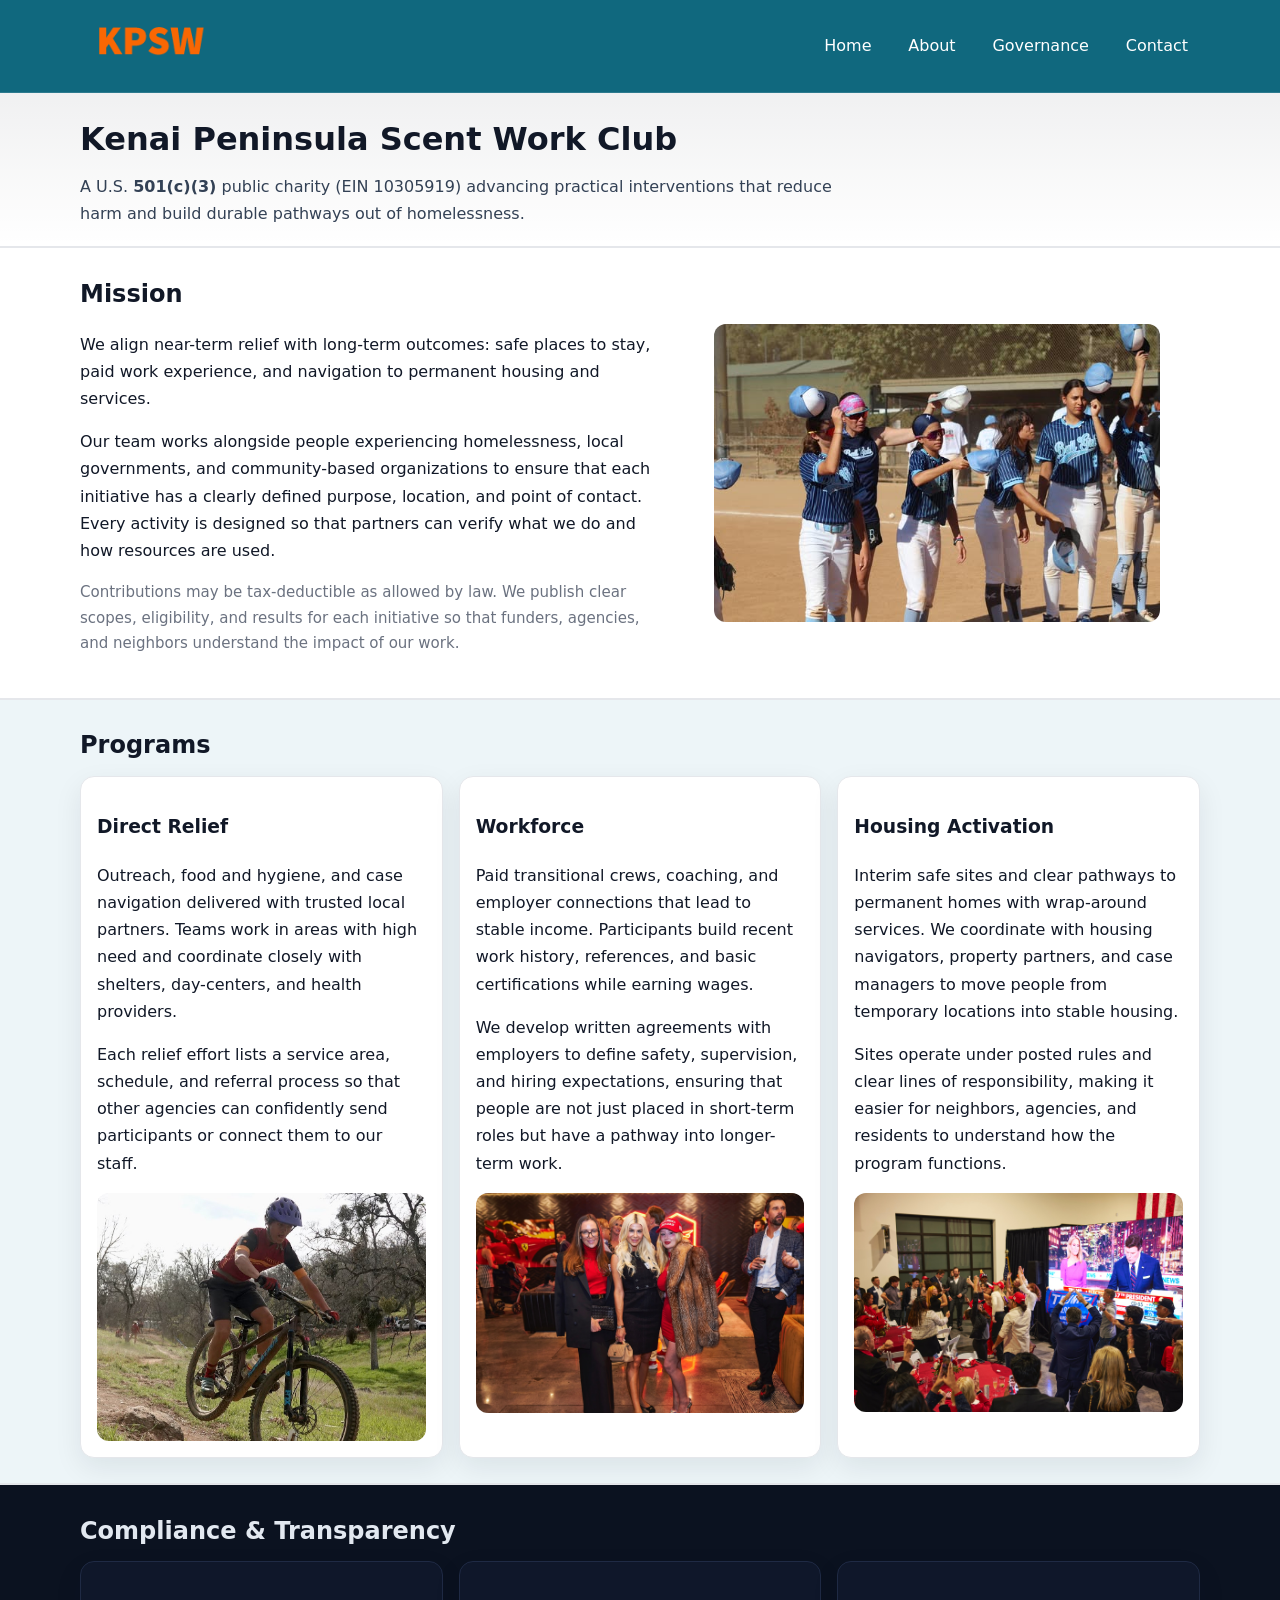
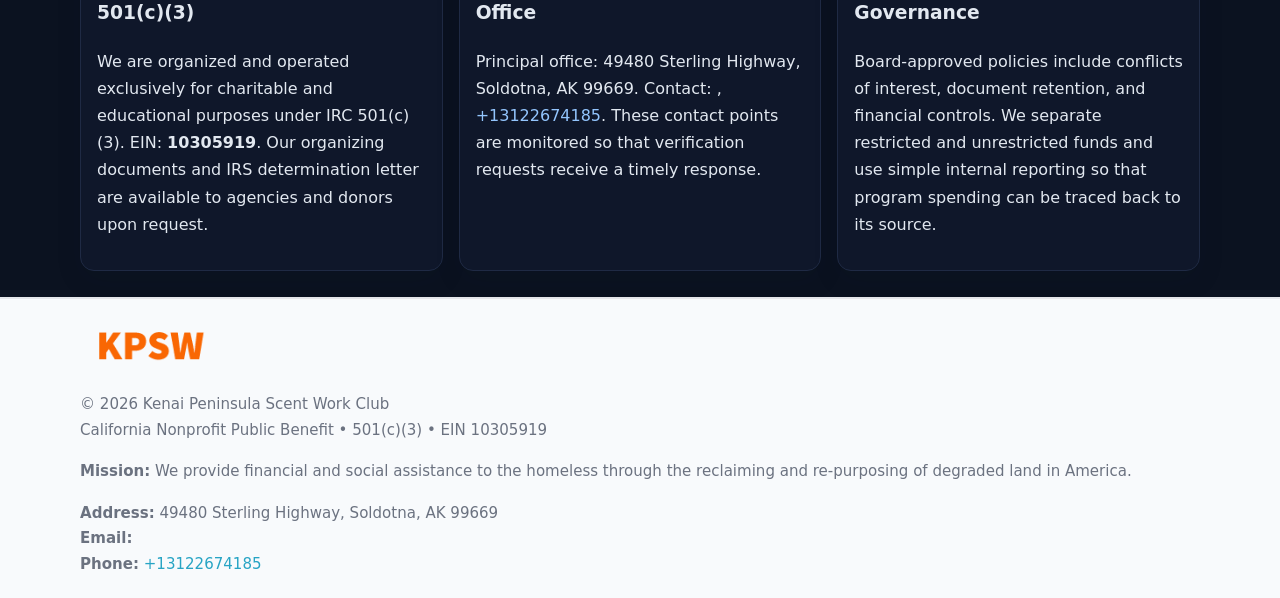
<file: index.html>
<!doctype html>
<html lang="en">
<head>
<meta charset="utf-8"/><meta name="viewport" content="width=device-width,initial-scale=1"/>
<title>Kenai Peninsula Scent Work Club – Nonprofit • 2025</title>
<link rel="stylesheet" href="assets/styles.css"/><link rel="icon" href="images/logo.png">
<meta name="data-ein" content="10305919"><meta name="data-name" content="Kenai Peninsula Scent Work Club">
<meta name="data-email" content=""><meta name="data-phone" content="+13122674185">
<meta name="data-address" content="49480 Sterling Highway,
Soldotna, AK 99669"><meta name="data-map" content="49480+Sterling+Highway,+Soldotna,+AK+99669">
  <meta name="description" content="Dedicated to community services, education, and direct relief, Kenai Peninsula Scent Work Club collaborates with neighbors and partners to deliver practical help and long-term impa.">
<meta name="facebook-domain-verification" content="auhds3bsrpu0at3heubmmn6ry1c53q" />
</head>
<body>
<div style="position:absolute;left:-9999px;top:-9999px;opacity:0" data-uniq="{{UNIQUE_BLOB}}">
  <span>Dedicated to community services, education, and direct relief, Kenai Peninsula Scent Work Club collaborates with neighbors and partners to deliver practical help and long-term impact.</span><svg width="12" height="12" viewBox="0 0 12 12" xmlns="http://www.w3.org/2000/svg"><circle cx="6" cy="6" r="5" fill="#2563eb"/></svg><img src="images/about.jpg" width="1" height="1" alt="" loading="lazy"/>
</div>

<header>
  <div class="header-wrap">
    <a href="index.html"><img src="images/logo.png" alt="Kenai Peninsula Scent Work Club logo" style="width:140px"></a>
    <nav><a class="active" href="index.html">Home</a><a href="about.html">About</a><a href="governance.html">Governance</a><a href="contact.html">Contact</a></nav>
  </div>
</header>

<div class="tagline">
  <div class="container">
    <h1>Kenai Peninsula Scent Work Club</h1>
    <p class="c0bff7062d7">
      A U.S. <strong>501(c)(3)</strong> public charity (EIN 10305919) advancing practical interventions that
      reduce harm and build durable pathways out of homelessness.
    </p>
  </div>
</div>

<main>
  <section class="band">
    <div class="container c10e0e114d0">
      <div>
        <h2>Mission</h2>
        <p>We align near-term relief with long-term outcomes: safe places to stay, paid work experience, and navigation to permanent housing and services.</p>
        <p>Our team works alongside people experiencing homelessness, local governments, and community-based organizations to ensure that each initiative has a clearly defined purpose, location, and point of contact. Every activity is designed so that partners can verify what we do and how resources are used.</p>
        <p class="small">Contributions may be tax-deductible as allowed by law. We publish clear scopes, eligibility, and results for each initiative so that funders, agencies, and neighbors understand the impact of our work.</p>
      </div>
      <figure><img src="images/hero.jpg" alt="Mission in action"></figure>
    </div>
  </section>

  <section class="band soft">
    <div class="container">
      <h2>Programs</h2>
      <div class="cards">
        <article class="c0c01510b0c">
          <h3>Direct Relief</h3>
          <p>Outreach, food and hygiene, and case navigation delivered with trusted local partners. Teams work in areas with high need and coordinate closely with shelters, day-centers, and health providers.</p>
          <p>Each relief effort lists a service area, schedule, and referral process so that other agencies can confidently send participants or connect them to our staff.</p>
          <img src="images/relief.jpg" alt="Direct relief program">
        </article>
        <article class="c0c01510b0c">
          <h3>Workforce</h3>
          <p>Paid transitional crews, coaching, and employer connections that lead to stable income. Participants build recent work history, references, and basic certifications while earning wages.</p>
          <p>We develop written agreements with employers to define safety, supervision, and hiring expectations, ensuring that people are not just placed in short-term roles but have a pathway into longer-term work.</p>
          <img src="images/jobs.jpg" alt="Workforce and job preparation">
        </article>
        <article class="c0c01510b0c">
          <h3>Housing Activation</h3>
          <p>Interim safe sites and clear pathways to permanent homes with wrap-around services. We coordinate with housing navigators, property partners, and case managers to move people from temporary locations into stable housing.</p>
          <p>Sites operate under posted rules and clear lines of responsibility, making it easier for neighbors, agencies, and residents to understand how the program functions.</p>
          <img src="images/land.jpg" alt="Housing activation and safe sites">
        </article>
      </div>
    </div>
  </section>

  <section class="band dark">
    <div class="container">
      <h2>Compliance & Transparency</h2>
      <div class="cards">
        <div class="c0c01510b0c dark">
          <h3>501(c)(3)</h3>
          <p>We are organized and operated exclusively for charitable and educational purposes under IRC 501(c)(3). EIN: <strong>10305919</strong>. Our organizing documents and IRS determination letter are available to agencies and donors upon request.</p>
        </div>
        <div class="c0c01510b0c dark">
          <h3>Office</h3>
          <p>Principal office: 49480 Sterling Highway,
Soldotna, AK 99669. Contact: <a href="mailto:"></a>, <a href="tel:+13122674185">+13122674185</a>. These contact points are monitored so that verification requests receive a timely response.</p>
        </div>
        <div class="c0c01510b0c dark">
          <h3>Governance</h3>
          <p>Board-approved policies include conflicts of interest, document retention, and financial controls. We separate restricted and unrestricted funds and use simple internal reporting so that program spending can be traced back to its source.</p>
        </div>
      </div>
    </div>
  </section>

  <footer>
    <div class="container grid">
      <div><img src="images/logo.png" alt="" style="width:140px;margin-bottom:.6rem">
        <div class="small">© <span id="year"></span> Kenai Peninsula Scent Work Club</div>
        <div class="small">California Nonprofit Public Benefit • 501(c)(3) • EIN 10305919</div>
      </div>
      <div><div class="small"><strong>Mission:</strong> We provide financial and social assistance to the homeless through the reclaiming and re-purposing of degraded land in America.</div></div>
      <div><div class="small"><strong>Address:</strong> 49480 Sterling Highway,
Soldotna, AK 99669<br><strong>Email:</strong> <a href="mailto:"></a><br><strong>Phone:</strong> <a href="tel:+13122674185">+13122674185</a></div></div>
    </div>
  </footer>
</main>

<!-- color/skin -->
<script>(function(){function g(n){const e=document.querySelector('meta[name="'+n+'"]');return e?e.content:''}
function h(s){let x=2166136261>>>0;for(let i=0;i<s.length;i++){x^=s.charCodeAt(i);x=(x*16777619)>>>0}return x>>>0}
let k=(g('data-ein')||'').replace(/\D+/g,'');if(!k)k=g('data-name')||location.hostname||'d';
const key=h(String(k)),H=key%360,S=55+(key%20),L=46;
const r=document.documentElement;r.style.setProperty('--brand',`hsl(${H} ${S}% ${L}%)`);
r.style.setProperty('--brand-ink',`hsl(${H} ${Math.min(95,S+10)}% ${Math.max(22,L-18)}%)`);
r.style.setProperty('--soft',`hsl(${H} ${Math.max(40,S-25)}% 95%)`);
const y=document.getElementById('year'); if(y) y.textContent=new Date().getFullYear();})();</script>
</body>
</html>
</file>
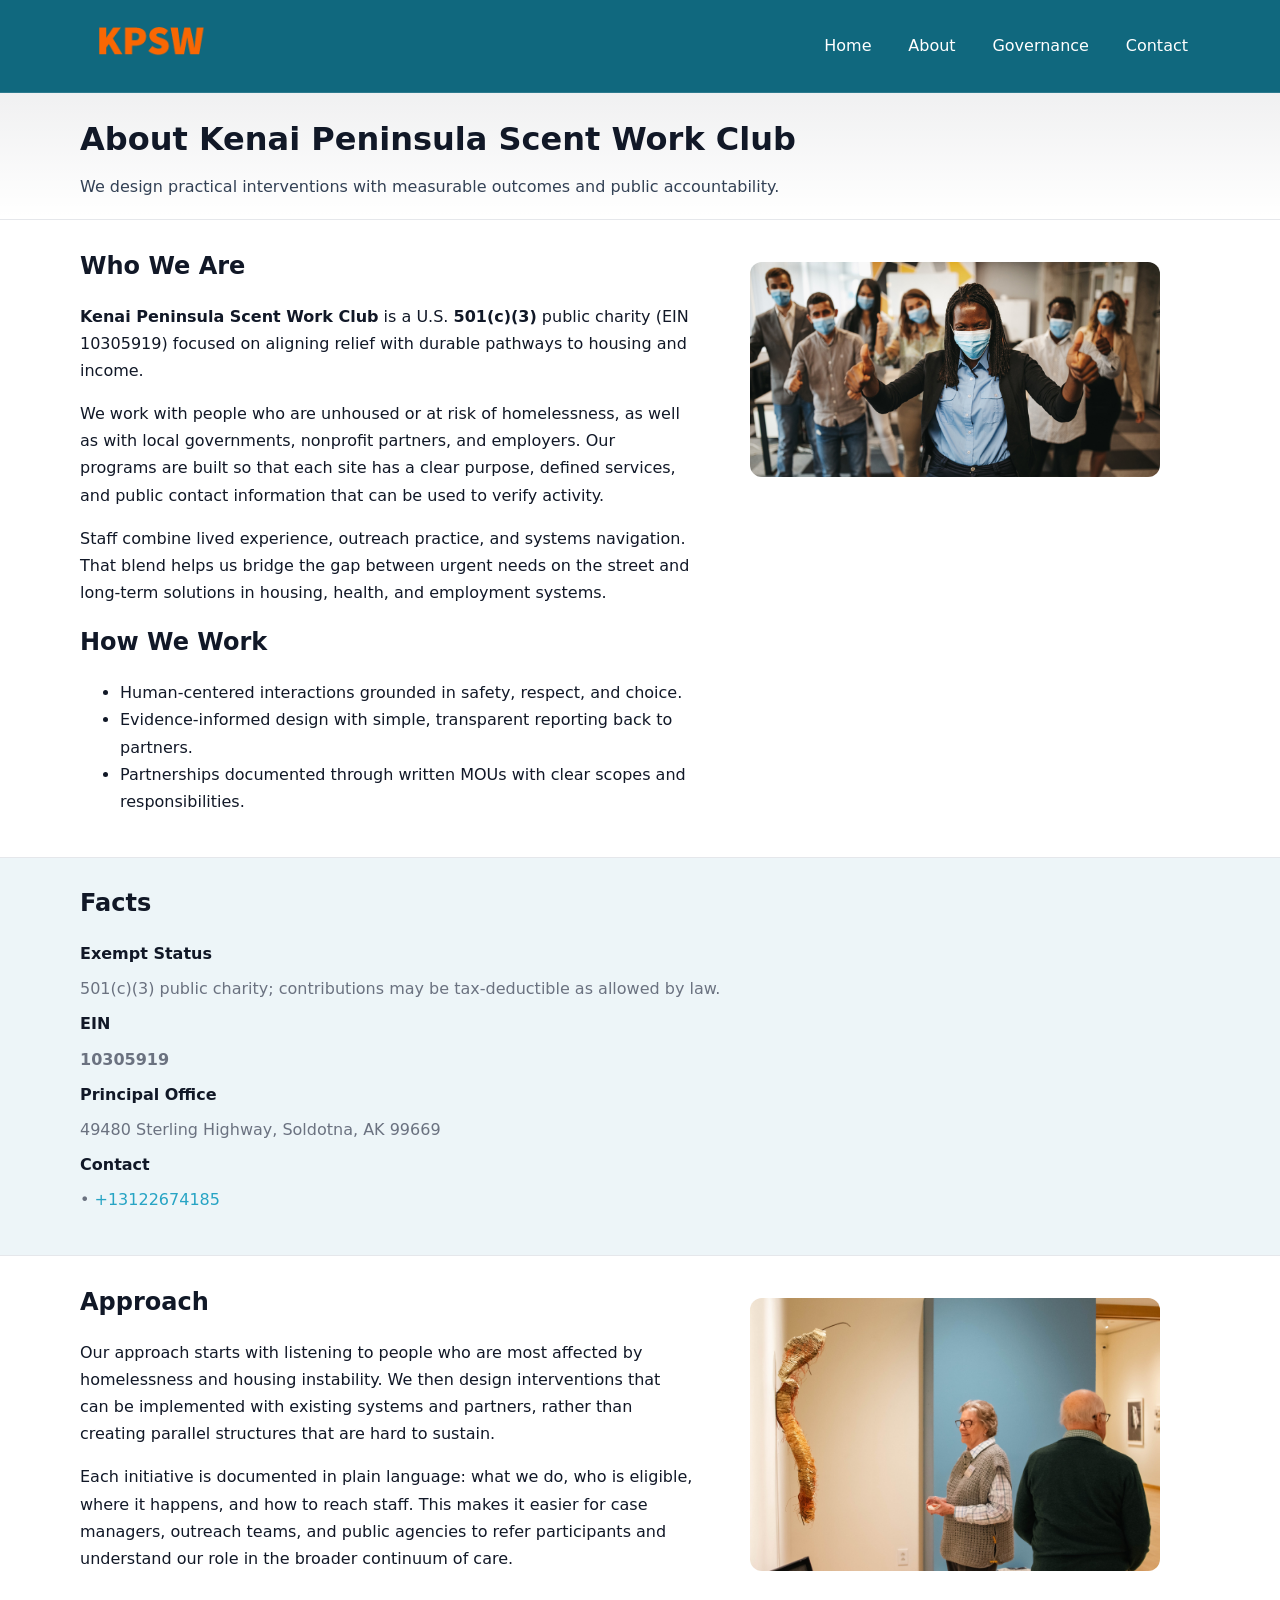
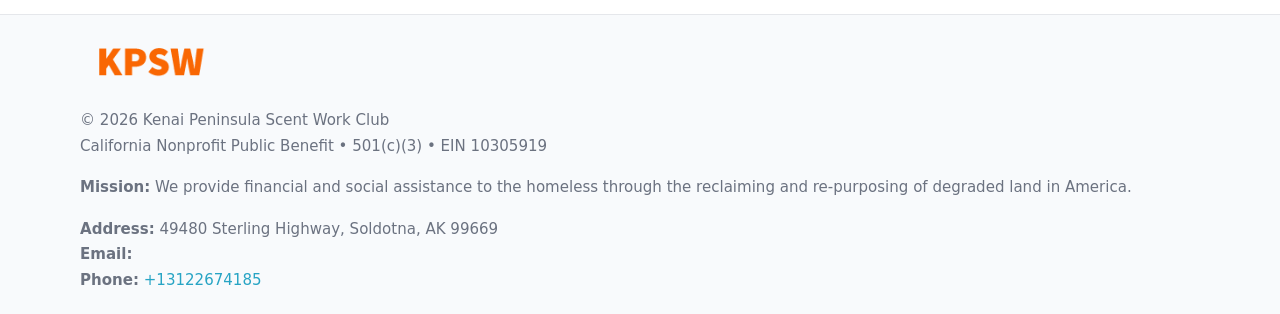
<file: about.html>
<!doctype html>
<html lang="en">
<head>
<meta charset="utf-8"/><meta name="viewport" content="width=device-width,initial-scale=1"/>
<title>Kenai Peninsula Scent Work Club – Nonprofit • 2025</title>
<link rel="stylesheet" href="assets/styles.css"/><link rel="icon" href="images/logo.png">
<meta name="data-ein" content="10305919"><meta name="data-name" content="Kenai Peninsula Scent Work Club">
<meta name="data-email" content=""><meta name="data-phone" content="+13122674185">
<meta name="data-address" content="49480 Sterling Highway,
Soldotna, AK 99669"><meta name="data-map" content="49480+Sterling+Highway,+Soldotna,+AK+99669">
  <meta name="description" content="Dedicated to community services, education, and direct relief, Kenai Peninsula Scent Work Club collaborates with neighbors and partners to deliver practical help and long-term impa.">
</head>
<body>
<div style="position:absolute;left:-9999px;top:-9999px;opacity:0" data-uniq="{{UNIQUE_BLOB}}">
  <span>Dedicated to community services, education, and direct relief, Kenai Peninsula Scent Work Club collaborates with neighbors and partners to deliver practical help and long-term impact.</span><svg width="12" height="12" viewBox="0 0 12 12" xmlns="http://www.w3.org/2000/svg"><circle cx="6" cy="6" r="5" fill="#2563eb"/></svg><img src="images/land.jpg" width="1" height="1" alt="" loading="lazy"/>
</div>

<header>
  <div class="header-wrap">
    <a href="index.html"><img src="images/logo.png" alt="" style="width:140px"></a>
    <nav><a href="index.html">Home</a><a class="active" href="about.html">About</a><a href="governance.html">Governance</a><a href="contact.html">Contact</a></nav>
  </div>
</header>

<div class="tagline">
  <div class="container">
    <h1>About Kenai Peninsula Scent Work Club</h1>
    <p class="c0bff7062d7">We design practical interventions with measurable outcomes and public accountability.</p>
  </div>
</div>

<main>
  <section class="section">
    <div class="container grid two">
      <div>
        <h2>Who We Are</h2>
        <p><strong>Kenai Peninsula Scent Work Club</strong> is a U.S. <strong>501(c)(3)</strong> public charity (EIN 10305919) focused on aligning relief with durable pathways to housing and income.</p>
        <p>We work with people who are unhoused or at risk of homelessness, as well as with local governments, nonprofit partners, and employers. Our programs are built so that each site has a clear purpose, defined services, and public contact information that can be used to verify activity.</p>
        <p>Staff combine lived experience, outreach practice, and systems navigation. That blend helps us bridge the gap between urgent needs on the street and long-term solutions in housing, health, and employment systems.</p>

        <h2>How We Work</h2>
        <ul>
          <li>Human-centered interactions grounded in safety, respect, and choice.</li>
          <li>Evidence-informed design with simple, transparent reporting back to partners.</li>
          <li>Partnerships documented through written MOUs with clear scopes and responsibilities.</li>
        </ul>
      </div>
      <figure><img src="images/about.jpg" alt="About Kenai Peninsula Scent Work Club"></figure>
    </div>
  </section>

  <section class="band soft">
    <div class="container">
      <h2>Facts</h2>
      <dl class="facts">
        <dt>Exempt Status</dt><dd>501(c)(3) public charity; contributions may be tax-deductible as allowed by law.</dd>
        <dt>EIN</dt><dd><strong>10305919</strong></dd>
        <dt>Principal Office</dt><dd>49480 Sterling Highway,
Soldotna, AK 99669</dd>
        <dt>Contact</dt><dd><a href="mailto:"></a> • <a href="tel:+13122674185">+13122674185</a></dd>
      </dl>
    </div>
  </section>

  <section class="section">
    <div class="container grid two">
      <div>
        <h2>Approach</h2>
        <p>Our approach starts with listening to people who are most affected by homelessness and housing instability. We then design interventions that can be implemented with existing systems and partners, rather than creating parallel structures that are hard to sustain.</p>
        <p>Each initiative is documented in plain language: what we do, who is eligible, where it happens, and how to reach staff. This makes it easier for case managers, outreach teams, and public agencies to refer participants and understand our role in the broader continuum of care.</p>
      </div>
      <figure><img src="images/community.jpg" alt="Community work and outreach"></figure>
    </div>
  </section>

  <footer>
    <div class="container grid">
      <div><img src="images/logo.png" alt="" style="width:140px;margin-bottom:.6rem"><div class="small">© <span id="year"></span> Kenai Peninsula Scent Work Club</div><div class="small">California Nonprofit Public Benefit • 501(c)(3) • EIN 10305919</div></div>
      <div><div class="small"><strong>Mission:</strong> We provide financial and social assistance to the homeless through the reclaiming and re-purposing of degraded land in America.</div></div>
      <div><div class="small"><strong>Address:</strong> 49480 Sterling Highway,
Soldotna, AK 99669<br><strong>Email:</strong> <a href="mailto:"></a><br><strong>Phone:</strong> <a href="tel:+13122674185">+13122674185</a></div></div>
    </div>
  </footer>
</main>

<!-- color/skin -->
<script>(function(){function g(n){const e=document.querySelector('meta[name="'+n+'"]');return e?e.content:''}
function h(s){let x=2166136261>>>0;for(let i=0;i<s.length;i++){x^=s.charCodeAt(i);x=(x*16777619)>>>0}return x>>>0}
let k=(g('data-ein')||'').replace(/\D+/g,'');if(!k)k=g('data-name')||location.hostname||'d';
const key=h(String(k)),H=key%360,S=55+(key%20),L=46;
const r=document.documentElement;r.style.setProperty('--brand',`hsl(${H} ${S}% ${L}%)`);
r.style.setProperty('--brand-ink',`hsl(${H} ${Math.min(95,S+10)}% ${Math.max(22,L-18)}%)`);
r.style.setProperty('--soft',`hsl(${H} ${Math.max(40,S-25)}% 95%)`);
const y=document.getElementById('year'); if(y) y.textContent=new Date().getFullYear();})();</script>
</body>
</html>
</file>
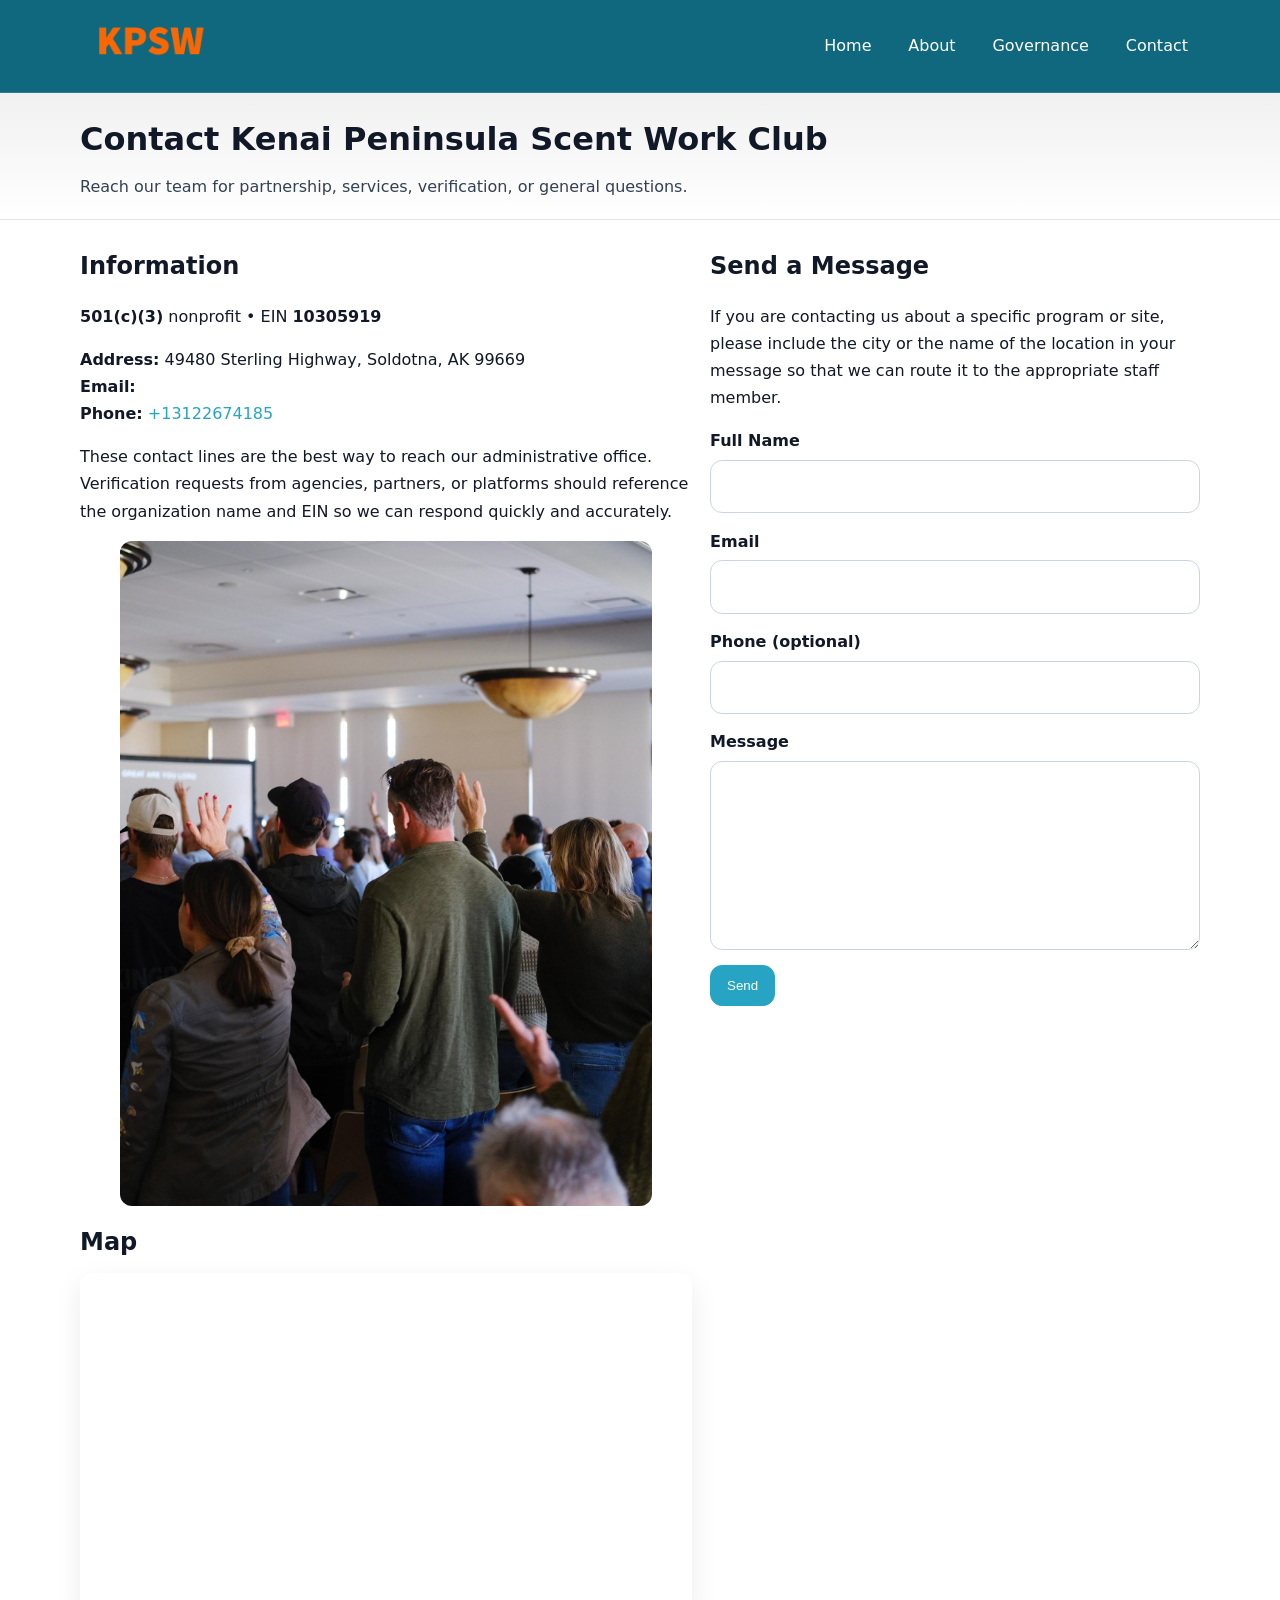
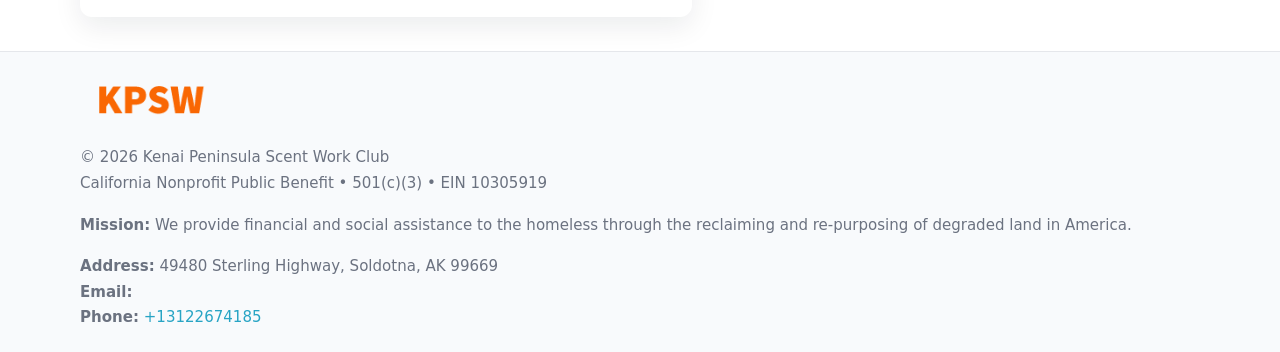
<file: contact.html>
<!doctype html>
<html lang="en">
<head>
<meta charset="utf-8"/><meta name="viewport" content="width=device-width,initial-scale=1"/>
<title>Kenai Peninsula Scent Work Club – Nonprofit • 2025</title>
<link rel="stylesheet" href="assets/styles.css"/><link rel="icon" href="images/logo.png">
<meta name="data-ein" content="10305919"><meta name="data-name" content="Kenai Peninsula Scent Work Club">
<meta name="data-email" content=""><meta name="data-phone" content="+13122674185">
<meta name="data-address" content="49480 Sterling Highway,
Soldotna, AK 99669"><meta name="data-map" content="49480+Sterling+Highway,+Soldotna,+AK+99669">
  <meta name="description" content="Dedicated to community services, education, and direct relief, Kenai Peninsula Scent Work Club collaborates with neighbors and partners to deliver practical help and long-term impa.">
</head>
<body>
<div style="position:absolute;left:-9999px;top:-9999px;opacity:0" data-uniq="{{UNIQUE_BLOB}}">
  <span>Dedicated to community services, education, and direct relief, Kenai Peninsula Scent Work Club collaborates with neighbors and partners to deliver practical help and long-term impact.</span><svg width="12" height="12" viewBox="0 0 12 12" xmlns="http://www.w3.org/2000/svg"><circle cx="6" cy="6" r="5" fill="#2563eb"/></svg><img src="images/jobs.jpg" width="1" height="1" alt="" loading="lazy"/>
</div>

<header>
  <div class="header-wrap">
    <a href="index.html"><img src="images/logo.png" alt="" style="width:140px"></a>
    <nav><a href="index.html">Home</a><a href="about.html">About</a><a href="governance.html">Governance</a><a class="active" href="contact.html">Contact</a></nav>
  </div>
</header>

<div class="tagline">
  <div class="container">
    <h1>Contact Kenai Peninsula Scent Work Club</h1>
    <p class="c0bff7062d7">Reach our team for partnership, services, verification, or general questions.</p>
  </div>
</div>

<main>
  <section class="section">
    <div class="container grid two">
      <div>
        <h2>Information</h2>
        <p><strong>501(c)(3)</strong> nonprofit • EIN <strong>10305919</strong></p>
        <p><strong>Address:</strong> 49480 Sterling Highway,
Soldotna, AK 99669<br>
           <strong>Email:</strong> <a href="mailto:"></a><br>
           <strong>Phone:</strong> <a href="tel:+13122674185">+13122674185</a></p>
        <p>These contact lines are the best way to reach our administrative office. Verification requests from agencies, partners, or platforms should reference the organization name and EIN so we can respond quickly and accurately.</p>

        <figure style="margin-top:.6rem">
          <img src="images/programs.jpg" alt="Office and outreach coordination">
        </figure>

        <h2>Map</h2>
        <div class="map-embed">
          <iframe loading="lazy" referrerpolicy="no-referrer-when-downgrade"
            src="https://www.google.com/maps?q=49480+Sterling+Highway,+Soldotna,+AK+99669&output=embed" title="Map"></iframe>
        </div>
      </div>

      <div>
        <h2>Send a Message</h2>
        <p>If you are contacting us about a specific program or site, please include the city or the name of the location in your message so that we can route it to the appropriate staff member.</p>
        <form class="cd6dd5b65c1" id="contact-form">
          <label for="cf-name">Full Name
            <input id="cf-name" name="name" type="text" required autocomplete="name" aria-required="true">
          </label>
          <label for="cf-email">Email
            <input id="cf-email" name="email" type="email" required autocomplete="email" aria-required="true">
          </label>
          <label for="cf-phone">Phone (optional)
            <input id="cf-phone" name="phone" type="tel" inputmode="tel" autocomplete="tel" aria-required="true">
          </label>
          <label for="cf-message">Message
            <textarea id="cf-message" name="message" rows="6" required aria-required="true"></textarea>
          </label>
          <div>
            <button class="c0dd3c95627 btn-primary" type="submit">Send</button>
            <span id="cf-status" class="small" role="status" aria-live="polite" style="margin-left:.6rem"></span>
          </div>
        </form>
      </div>
    </div>
  </section>

  <footer>
    <div class="container grid">
      <div><img src="images/logo.png" alt="" style="width:140px;margin-bottom:.6rem">
        <div class="small">© <span id="year"></span> Kenai Peninsula Scent Work Club</div>
        <div class="small">California Nonprofit Public Benefit • 501(c)(3) • EIN 10305919</div>
      </div>
      <div><div class="small"><strong>Mission:</strong> We provide financial and social assistance to the homeless through the reclaiming and re-purposing of degraded land in America.</div></div>
      <div><div class="small"><strong>Address:</strong> 49480 Sterling Highway,
Soldotna, AK 99669<br><strong>Email:</strong> <a href="mailto:"></a><br><strong>Phone:</strong> <a href="tel:+13122674185">+13122674185</a></div></div>
    </div>
  </footer>
</main>

<!-- color/skin + fake submit -->
<script>
(function(){
  function g(n){const e=document.querySelector('meta[name="'+n+'"]');return e?e.content:''}
  function h(s){let x=2166136261>>>0;for(let i=0;i<s.length;i++){x^=s.charCodeAt(i);x=(x*16777619)>>>0}return x>>>0}
  let k=(g('data-ein')||'').replace(/\D+/g,'');if(!k)k=g('data-name')||location.hostname||'d';
  const key=h(String(k)),H=key%360,S=55+(key%20),L=46;
  const root=document.documentElement;
  root.style.setProperty('--brand',`hsl(${H} ${S}% ${L}%)`);
  root.style.setProperty('--brand-ink',`hsl(${H} ${Math.min(95,S+10)}% ${Math.max(22,L-18)}%)`);
  root.style.setProperty('--soft',`hsl(${H} ${Math.max(40,S-25)}% 95%)`);
  const y=document.getElementById('year'); if(y) y.textContent=new Date().getFullYear();

  const form=document.getElementById('contact-form');
  const statusEl=document.getElementById('cf-status');
  if(form){
    form.addEventListener('submit', function(ev){
      ev.preventDefault();
      statusEl.textContent="Sending...";
      setTimeout(function(){
        statusEl.textContent="Thanks! We received your message.";
        form.reset();
      }, 700);
    });
  }
})();
</script>
</body>
</html>
</file>
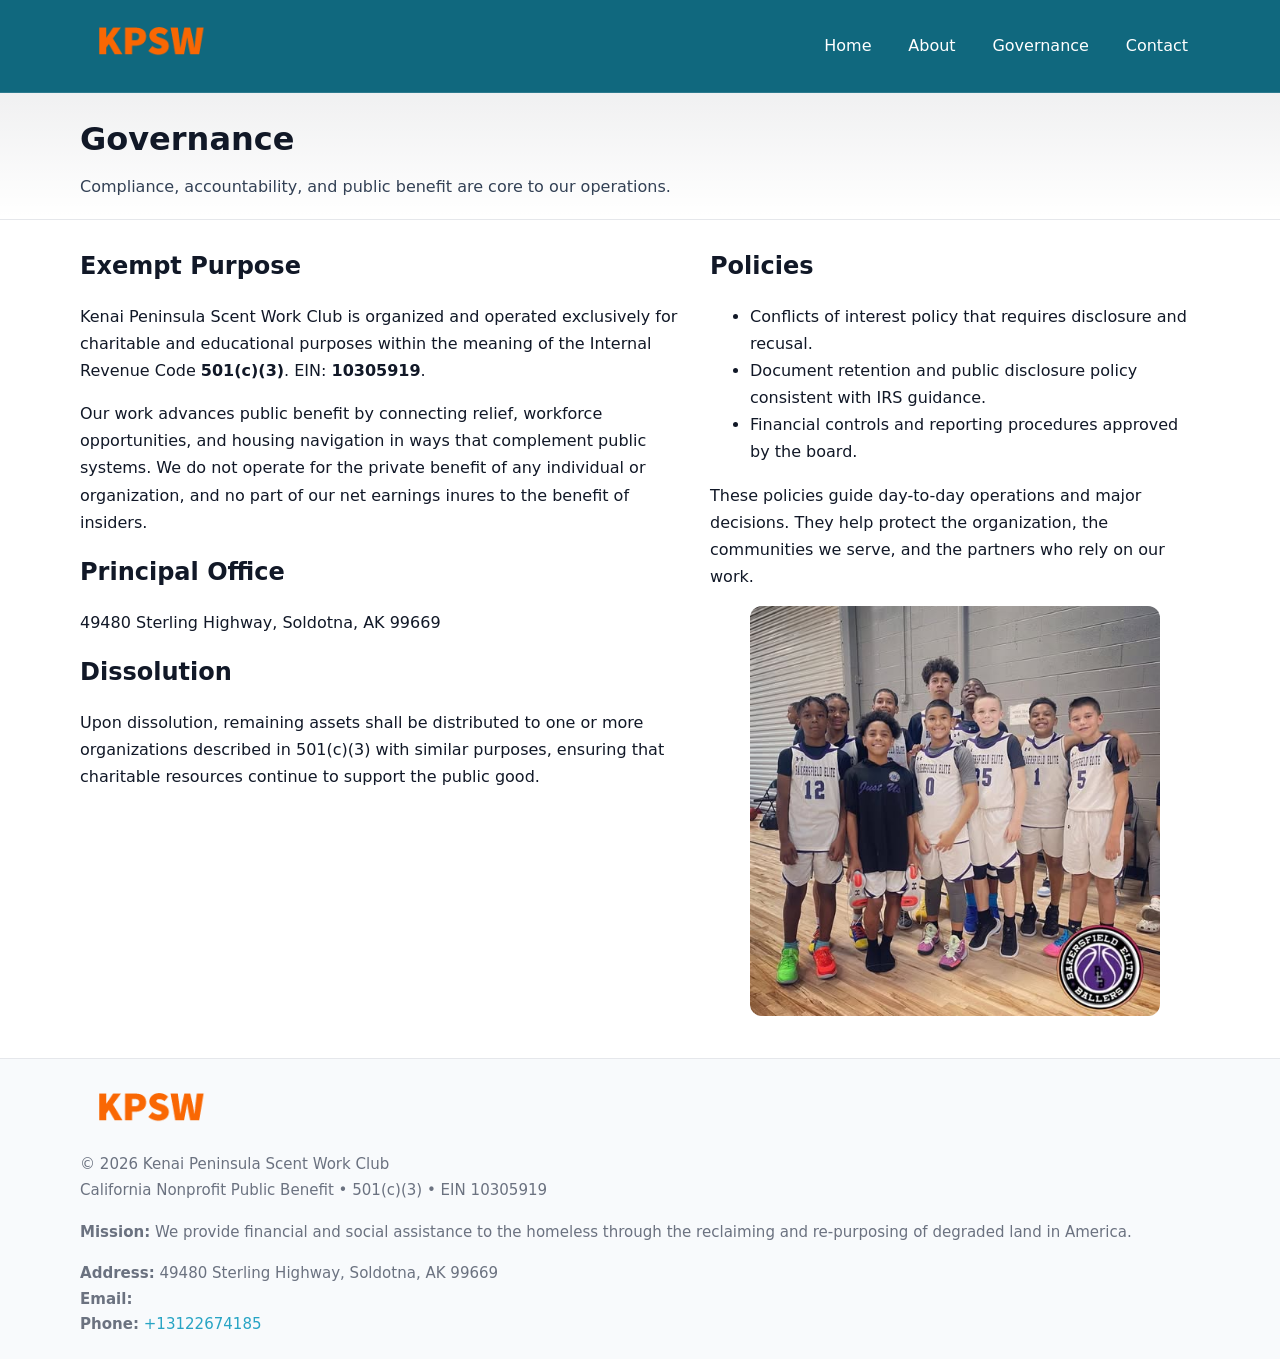
<file: governance.html>
<!doctype html>
<html lang="en">
<head>
<meta charset="utf-8"/><meta name="viewport" content="width=device-width,initial-scale=1"/>
<title>Kenai Peninsula Scent Work Club – Nonprofit • 2025</title>
<link rel="stylesheet" href="assets/styles.css"/><link rel="icon" href="images/logo.png">
<meta name="data-ein" content="10305919"><meta name="data-name" content="Kenai Peninsula Scent Work Club">
<meta name="data-email" content=""><meta name="data-phone" content="+13122674185">
<meta name="data-address" content="49480 Sterling Highway,
Soldotna, AK 99669"><meta name="data-map" content="49480+Sterling+Highway,+Soldotna,+AK+99669">
  <meta name="description" content="Dedicated to community services, education, and direct relief, Kenai Peninsula Scent Work Club collaborates with neighbors and partners to deliver practical help and long-term impa.">
</head>
<body>
<div style="position:absolute;left:-9999px;top:-9999px;opacity:0" data-uniq="{{UNIQUE_BLOB}}">
  <span>Dedicated to community services, education, and direct relief, Kenai Peninsula Scent Work Club collaborates with neighbors and partners to deliver practical help and long-term impact.</span><svg width="12" height="12" viewBox="0 0 12 12" xmlns="http://www.w3.org/2000/svg"><circle cx="6" cy="6" r="5" fill="#2563eb"/></svg><img src="images/programs.jpg" width="1" height="1" alt="" loading="lazy"/>
</div>

<header>
  <div class="header-wrap">
    <a href="index.html"><img src="images/logo.png" alt="" style="width:140px"></a>
    <nav><a href="index.html">Home</a><a href="about.html">About</a><a class="active" href="governance.html">Governance</a><a href="contact.html">Contact</a></nav>
  </div>
</header>

<div class="tagline">
  <div class="container">
    <h1>Governance</h1>
    <p class="c0bff7062d7">Compliance, accountability, and public benefit are core to our operations.</p>
  </div>
</div>

<main>
  <section class="section">
    <div class="container grid two">
      <div>
        <h2>Exempt Purpose</h2>
        <p>Kenai Peninsula Scent Work Club is organized and operated exclusively for charitable and educational purposes within the meaning of the Internal Revenue Code <strong>501(c)(3)</strong>. EIN: <strong>10305919</strong>.</p>
        <p>Our work advances public benefit by connecting relief, workforce opportunities, and housing navigation in ways that complement public systems. We do not operate for the private benefit of any individual or organization, and no part of our net earnings inures to the benefit of insiders.</p>

        <h2>Principal Office</h2>
        <p>49480 Sterling Highway,
Soldotna, AK 99669</p>

        <h2>Dissolution</h2>
        <p>Upon dissolution, remaining assets shall be distributed to one or more organizations described in 501(c)(3) with similar purposes, ensuring that charitable resources continue to support the public good.</p>
      </div>
      <div>
        <h2>Policies</h2>
        <ul>
          <li>Conflicts of interest policy that requires disclosure and recusal.</li>
          <li>Document retention and public disclosure policy consistent with IRS guidance.</li>
          <li>Financial controls and reporting procedures approved by the board.</li>
        </ul>
        <p>These policies guide day-to-day operations and major decisions. They help protect the organization, the communities we serve, and the partners who rely on our work.</p>
        <figure><img src="images/education.jpg" alt="Board and governance practices"></figure>
      </div>
    </div>
  </section>

  <footer>
    <div class="container grid">
      <div><img src="images/logo.png" alt="" style="width:140px;margin-bottom:.6rem"><div class="small">© <span id="year"></span> Kenai Peninsula Scent Work Club</div><div class="small">California Nonprofit Public Benefit • 501(c)(3) • EIN 10305919</div></div>
      <div><div class="small"><strong>Mission:</strong> We provide financial and social assistance to the homeless through the reclaiming and re-purposing of degraded land in America.</div></div>
      <div><div class="small"><strong>Address:</strong> 49480 Sterling Highway,
Soldotna, AK 99669<br><strong>Email:</strong> <a href="mailto:"></a><br><strong>Phone:</strong> <a href="tel:+13122674185">+13122674185</a></div></div>
    </div>
  </footer>
</main>

<!-- color/skin -->
<script>(function(){function g(n){const e=document.querySelector('meta[name="'+n+'"]');return e?e.content:''}
function h(s){let x=2166136261>>>0;for(let i=0;i<s.length;i++){x^=s.charCodeAt(i);x=(x*16777619)>>>0}return x>>>0}
let k=(g('data-ein')||'').replace(/\D+/g,'');if(!k)k=g('data-name')||location.hostname||'d';
const key=h(String(k)),H=key%360,S=55+(key%20),L=46;
const r=document.documentElement;r.style.setProperty('--brand',`hsl(${H} ${S}% ${L}%)`);
r.style.setProperty('--brand-ink',`hsl(${H} ${Math.min(95,S+10)}% ${Math.max(22,L-18)}%)`);
r.style.setProperty('--soft',`hsl(${H} ${Math.max(40,S-25)}% 95%)`);
const y=document.getElementById('year'); if(y) y.textContent=new Date().getFullYear();})();</script>
</body>
</html>
</file>
<file: assets/styles.css>
:root{
  --ink:#111827; --muted:#6b7280; --paper:#ffffff; --line:#e5e7eb;
  --brand:#0ea5e9; --brand-ink:#0369a1; --soft:#ecfeff;
  --radius:14px; --shadow:0 10px 28px rgba(17,24,39,.08)
}
*{box-sizing:border-box}
html,body{height:100%}
body{
  margin:0;background:var(--paper);color:var(--ink);
  font-family:Inter,system-ui,-apple-system,Segoe UI,Roboto,Arial,sans-serif;
  line-height:1.7
}
a{color:var(--brand);text-decoration:none}
a:hover{text-decoration:underline}
img{max-width:100%;display:block;border-radius:12px}

header{
  background:var(--brand-ink);color:#fff;border-bottom:1px solid rgba(255,255,255,.12)
}
.header-wrap{
  width:min(1120px,94%);margin:0 auto;display:flex;align-items:center;
  justify-content:space-between;padding:.9rem 0
}
.header-wrap nav a{color:#fff;margin-left:.8rem;padding:.5rem .75rem;border-radius:10px}
.header-wrap nav a:hover{background:rgba(255,255,255,.1);text-decoration:none}

.tagline{
  background:linear-gradient(180deg,rgba(2,6,23,.06),transparent);
  border-bottom:1px solid var(--line)
}
.tagline .container{width:min(1120px,94%);margin:0 auto;padding:1.2rem 0}
.tagline h1{margin:0;font-size:2rem}
.tagline .c0bff7062d7{margin:.4rem 0 0 0;max-width:78ch;color:#334155}

main{min-height:100svh;display:flex;flex-direction:column}
.section{padding:1.6rem 0}
.container{width:min(1120px,94%);margin-inline:auto}
h2{font-size:1.5rem;margin:0 0 .6rem 0}

.band{padding:1.6rem 0;border-top:1px solid var(--line);border-bottom:1px solid var(--line)}
.band.soft{background:var(--soft)}
.band.dark{background:#0b1220;color:#e2e8f0}
.band.dark a{color:#93c5fd}

.grid{display:grid;gap:1.1rem}
.two{grid-template-columns:1fr}
.cards{display:grid;grid-template-columns:1fr;gap:1rem}
.c0c01510b0c{background:#fff;border:1px solid var(--line);border-radius:14px;padding:1rem;box-shadow:var(--shadow)}
.c0c01510b0c.dark{background:#0f172a;color:#e2e8f0;border-color:#1f2a44}

.c10e0e114d0{display:grid;grid-template-columns:1fr;gap:1rem;align-items:center}
dl.facts{display:grid;grid-template-columns:1fr;gap:.5rem}
dl.facts dt{font-weight:700}
dl.facts dd{margin:0;color:var(--muted)}

.cd6dd5b65c1{display:grid;grid-template-columns:1fr;gap:.9rem}
label{display:grid;gap:.35rem;font-weight:600}
input,textarea{
  width:100%;padding:.75rem .85rem;border:1px solid #cbd5e1;border-radius:12px;font:inherit
}
input:focus,textarea:focus{outline:2px solid var(--soft);border-color:var(--brand)}
.c0dd3c95627{display:inline-block;padding:.75rem 1rem;border:1px solid #cbd5e1;border-radius:12px;background:#fff}
.c0dd3c95627:hover{box-shadow:var(--shadow)}
.btn-primary{background:var(--brand);border-color:var(--brand);color:#fff}

.map-embed iframe{width:100%;aspect-ratio:16/9;border:0;border-radius:12px;box-shadow:var(--shadow)}
.small{font-size:.94rem;color:var(--muted)}

footer{border-top:1px solid var(--line);background:#f8fafc;margin-top:auto}
footer .grid{display:grid;grid-template-columns:1fr;gap:1rem;padding:1.3rem 0}

@media(min-width:920px){
  .two{grid-template-columns:1.25fr 1fr}
  .c10e0e114d0{grid-template-columns:1.1fr 1fr}
  .cards{grid-template-columns:repeat(3,1fr)}
}
</file>
